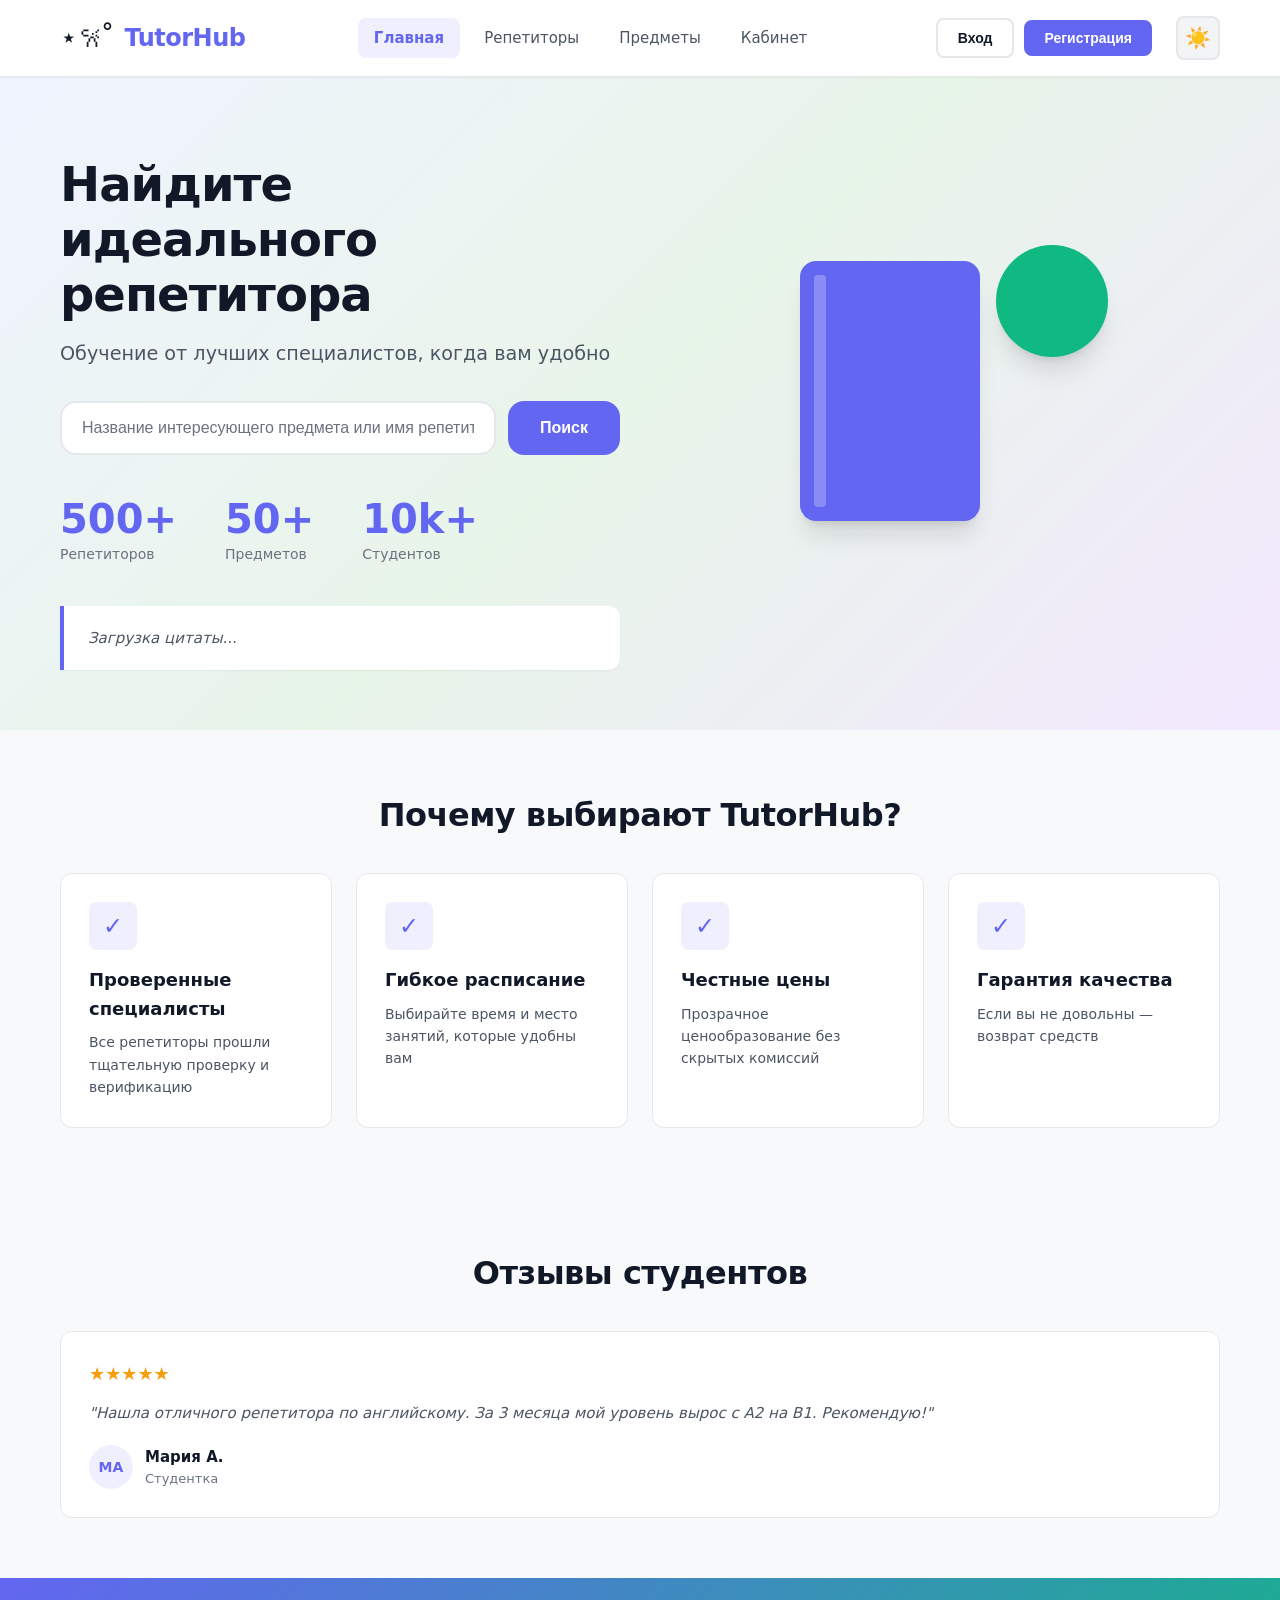
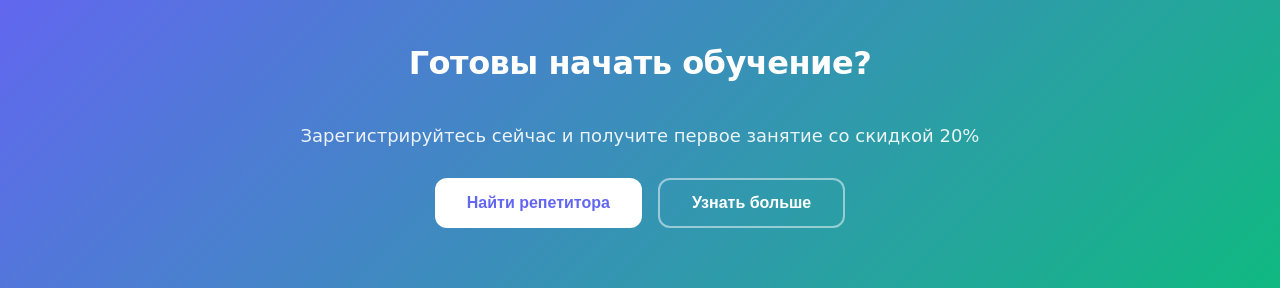
<file: index.html>
<!doctype html>
<html lang="ru">
  <head>
    <meta charset="UTF-8" />
    <meta name="viewport" content="width=device-width, initial-scale=1.0" />
    <!-- ✨ НОВОЕ: поддержка системной цветовой схемы -->
    <meta name="color-scheme" content="light dark" />
    <title>TutorHub - Найдите своего репетитора</title>
    <link rel="stylesheet" href="css/styles.css" />
    <!-- ✨ НОВОЕ: микро-скрипт для предотвращения мерцания темы при загрузке -->
    <script>
      (function () {
        const saved = localStorage.getItem('user-theme-preference');
        const systemDark = window.matchMedia('(prefers-color-scheme: dark)').matches;
        if (saved === 'dark' || (!saved && systemDark)) {
          document.documentElement.classList.add('theme_dark');
        }
      })();
    </script>
  </head>
  <body>
    <!-- Навигация -->
    <nav class="navbar">
      <div class="container">
        <div class="navbar-content">
          <div class="logo">
            <span class="logo-icon">⋆𐙚 ̊</span>
            <span class="logo-text">TutorHub</span>
          </div>
          <ul class="nav-menu">
            <li><a href="index.html" class="active">Главная</a></li>
            <li><a href="tutors.html">Репетиторы</a></li>
            <li><a href="subjects.html">Предметы</a></li>
            <li><a href="profile.html">Кабинет</a></li>
          </ul>
          <div class="auth-buttons">
            <button class="btn-login" id="loginBtn">Вход</button>
            <button class="btn-signup" id="signupBtn">Регистрация</button>
          </div>
          <!-- ✨ НОВОЕ: Переключатель темы (БЭМ-блок theme-toggle) -->
          <button
            class="theme-toggle"
            type="button"
            aria-label="Переключить тему"
            data-theme-toggle
          >
            <span class="theme-toggle__icon theme-toggle__icon--light" aria-hidden="true">☀️</span>
            <span class="theme-toggle__icon theme-toggle__icon--dark" aria-hidden="true">🌙</span>
          </button>
        </div>
      </div>
    </nav>

    <!-- Модальное окно входа -->
    <div id="loginModal" class="modal hidden">
      <div class="modal-content">
        <div class="modal-header">
          <h2>Вход в аккаунт</h2>
          <button class="modal-close" id="closeLoginModal">&times;</button>
        </div>
        <div class="modal-body">
          <div class="form-group">
            <label for="loginEmail">Email</label>
            <input type="email" id="loginEmail" class="form-input" placeholder="example@mail.ru" />
          </div>
          <div class="form-group">
            <label for="loginPassword">Пароль</label>
            <input
              type="password"
              id="loginPassword"
              class="form-input"
              placeholder="Введите пароль"
            />
          </div>
          <div class="form-group">
            <label class="checkbox-label">
              <input type="checkbox" id="rememberMe" />
              <span>Запомнить меня</span>
            </label>
          </div>
        </div>
        <div class="modal-footer">
          <button class="btn-cancel" id="cancelLoginBtn">Отмена</button>
          <button class="btn-save" id="submitLoginBtn">Войти</button>
        </div>
      </div>
    </div>

    <!-- Модальное окно регистрации -->
    <div id="signupModal" class="modal hidden">
      <div class="modal-content">
        <div class="modal-header">
          <h2>Регистрация</h2>
          <button class="modal-close" id="closeSignupModal">&times;</button>
        </div>
        <div class="modal-body">
          <div class="form-group">
            <label for="signupName">Имя</label>
            <input type="text" id="signupName" class="form-input" placeholder="Введите имя" />
          </div>
          <div class="form-group">
            <label for="signupSurname">Фамилия</label>
            <input
              type="text"
              id="signupSurname"
              class="form-input"
              placeholder="Введите фамилию"
            />
          </div>
          <div class="form-group">
            <label for="signupEmail">Email</label>
            <input type="email" id="signupEmail" class="form-input" placeholder="example@mail.ru" />
          </div>
          <div class="form-group">
            <label for="signupPassword">Пароль</label>
            <input
              type="password"
              id="signupPassword"
              class="form-input"
              placeholder="Придумайте пароль"
            />
          </div>
          <div class="form-group">
            <label for="signupConfirmPassword">Подтверждение пароля</label>
            <input
              type="password"
              id="signupConfirmPassword"
              class="form-input"
              placeholder="Повторите пароль"
            />
          </div>
        </div>
        <div class="modal-footer">
          <button class="btn-cancel" id="cancelSignupBtn">Отмена</button>
          <button class="btn-save" id="submitSignupBtn">Зарегистрироваться</button>
        </div>
      </div>
    </div>

    <!-- Hero секция -->
    <section class="hero">
      <div class="container">
        <div class="hero-content">
          <h1>Найдите идеального репетитора</h1>
          <p>Обучение от лучших специалистов, когда вам удобно</p>

          <div class="search-box">
            <input
              type="text"
              id="searchInput"
              placeholder="Название интересующего предмета или имя репетитора"
              class="search-input"
            />
            <button class="btn-search">Поиск</button>
          </div>

          <div class="hero-stats">
            <div class="stat">
              <div class="stat-number">500+</div>
              <div class="stat-label">Репетиторов</div>
            </div>
            <div class="stat">
              <div class="stat-number">50+</div>
              <div class="stat-label">Предметов</div>
            </div>
            <div class="stat">
              <div class="stat-number">10k+</div>
              <div class="stat-label">Студентов</div>
            </div>
          </div>

          <div id="quoteOfTheDay" class="quote-of-the-day">
            <p>Загрузка цитаты...</p>
          </div>
        </div>

        <div class="hero-image">
          <div class="illustration">
            <div class="book"></div>
            <div class="person"></div>
          </div>
        </div>
      </div>
    </section>

    <!-- Почему мы -->
    <section class="about">
      <div class="container">
        <h2>Почему выбирают TutorHub?</h2>
        <div class="features-grid">
          <div class="feature">
            <div class="feature-icon">✓</div>
            <h3>Проверенные специалисты</h3>
            <p>Все репетиторы прошли тщательную проверку и верификацию</p>
          </div>
          <div class="feature">
            <div class="feature-icon">✓</div>
            <h3>Гибкое расписание</h3>
            <p>Выбирайте время и место занятий, которые удобны вам</p>
          </div>
          <div class="feature">
            <div class="feature-icon">✓</div>
            <h3>Честные цены</h3>
            <p>Прозрачное ценообразование без скрытых комиссий</p>
          </div>
          <div class="feature">
            <div class="feature-icon">✓</div>
            <h3>Гарантия качества</h3>
            <p>Если вы не довольны — возврат средств</p>
          </div>
        </div>
      </div>
    </section>

    <!-- Отзывы -->
    <section class="reviews">
      <div class="container">
        <h2>Отзывы студентов</h2>
        <div class="reviews-grid">
          <div class="review-card">
            <div class="review-stars">★★★★★</div>
            <p>
              "Нашла отличного репетитора по английскому. За 3 месяца мой уровень вырос с A2 на B1.
              Рекомендую!"
            </p>
            <div class="review-author">
              <div class="author-avatar">МА</div>
              <div>
                <div class="author-name">Мария А.</div>
                <div class="author-role">Студентка</div>
              </div>
            </div>
          </div>
          <!-- Можно добавить ещё карточки отзывов -->
        </div>
      </div>
    </section>

    <!-- Призыв к действию -->
    <section class="cta">
      <div class="container">
        <h2>Готовы начать обучение?</h2>
        <p>Зарегистрируйтесь сейчас и получите первое занятие со скидкой 20%</p>
        <div class="cta-buttons">
          <button class="btn-primary" onclick="window.location.href = 'tutors.html'">
            Найти репетитора
          </button>
          <button class="btn-secondary">Узнать больше</button>
        </div>
      </div>
    </section>
    <script type="module" src="js/main.js"></script>
  </body>
</html>
</file>
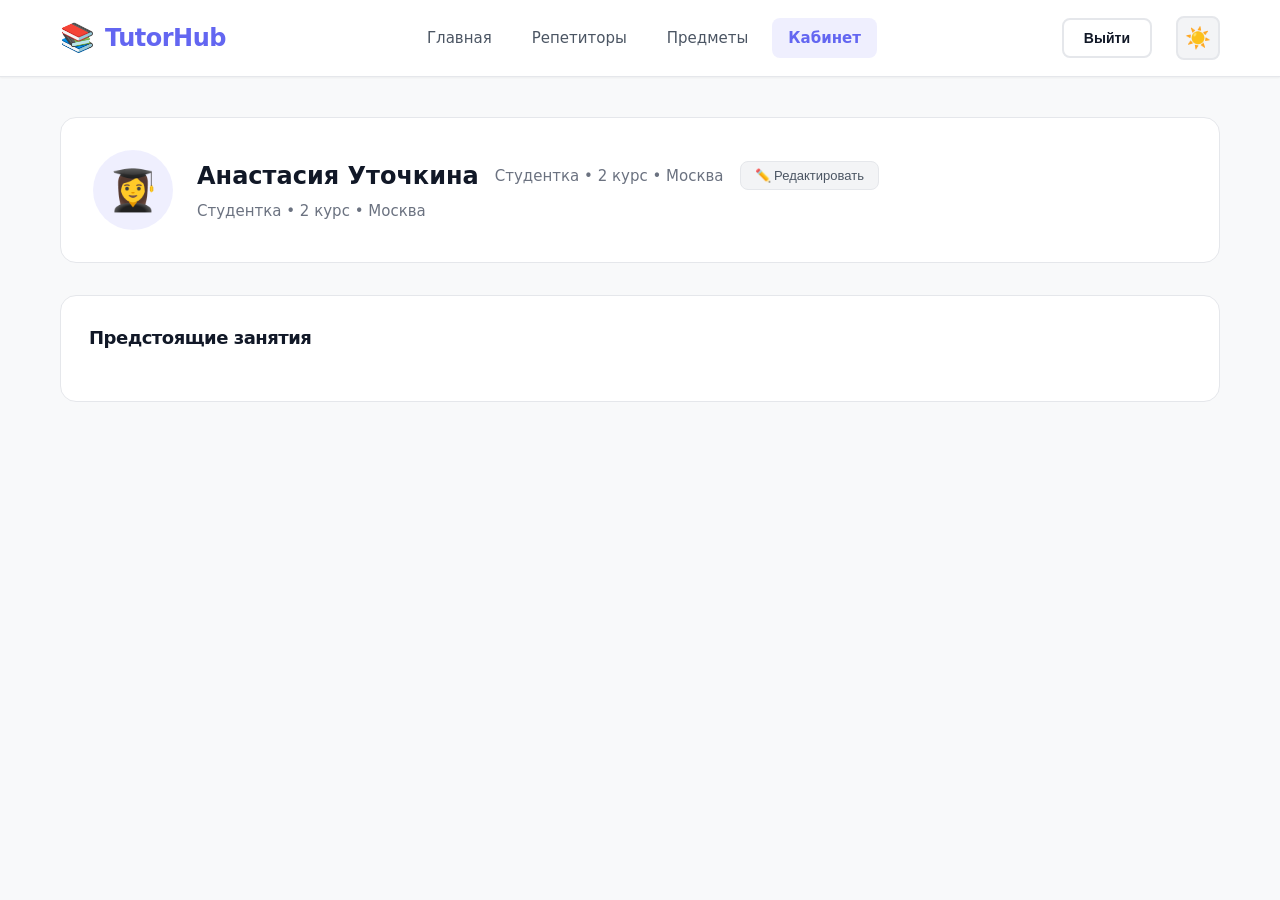
<file: profile.html>
<!doctype html>
<html lang="ru">
  <head>
    <meta charset="UTF-8" />
    <meta name="viewport" content="width=device-width, initial-scale=1.0" />
    <!-- ✨ НОВОЕ: поддержка системной цветовой схемы -->
    <meta name="color-scheme" content="light dark" />
    <title>Личный кабинет — TutorHub</title>
    <link rel="stylesheet" href="css/styles.css" />
    <!-- ✨ НОВОЕ: микро-скрипт для предотвращения мерцания темы при загрузке -->
    <script>
      (function () {
        const saved = localStorage.getItem('user-theme-preference');
        const systemDark = window.matchMedia('(prefers-color-scheme: dark)').matches;
        if (saved === 'dark' || (!saved && systemDark)) {
          document.documentElement.classList.add('theme_dark');
        }
      })();
    </script>
  </head>
  <body>
    <!-- Навигация -->
    <nav class="navbar">
      <div class="container">
        <div class="navbar-content">
          <div class="logo">
            <span class="logo-icon">📚</span>
            <span class="logo-text">TutorHub</span>
          </div>
          <ul class="nav-menu">
            <li><a href="index.html">Главная</a></li>
            <li><a href="tutors.html">Репетиторы</a></li>
            <li><a href="subjects.html">Предметы</a></li>
            <li><a href="profile.html" class="active">Кабинет</a></li>
          </ul>
          <div class="auth-buttons">
            <button class="btn-login">Выйти</button>
          </div>
          <!-- ✨ НОВОЕ: Переключатель темы (БЭМ-блок theme-toggle) -->
          <button
            class="theme-toggle"
            type="button"
            aria-label="Переключить тему"
            data-theme-toggle
          >
            <span class="theme-toggle__icon theme-toggle__icon--light" aria-hidden="true">☀️</span>
            <span class="theme-toggle__icon theme-toggle__icon--dark" aria-hidden="true">🌙</span>
          </button>
        </div>
      </div>
    </nav>

    <section class="profile-page">
      <div class="container">
        <div class="profile-header">
          <div class="profile-avatar" id="profileAvatar">👩‍🎓</div>
          <div class="profile-info">
            <div class="profile-name-container">
              <h1 id="profileName">Анастасия Уточкина</h1>
              <p id="profileDetails">Студентка • 2 курс • Москва</p>
              <button class="btn-edit-profile" id="editProfileBtn">✏️ Редактировать</button>
            </div>
            <p id="profileDetails">Студентка • 2 курс • Москва</p>
          </div>
        </div>

        <!-- Модальное окно редактирования профиля -->
        <div id="editProfileModal" class="modal hidden">
          <div class="modal-content">
            <div class="modal-header">
              <h2>Редактирование профиля</h2>
              <button class="modal-close" id="closeModalBtn">&times;</button>
            </div>
            <div class="modal-body">
              <div class="form-group">
                <label for="editName">Имя</label>
                <input type="text" id="editName" class="form-input" placeholder="Введите имя" />
              </div>
              <div class="form-group">
                <label for="editSurname">Фамилия</label>
                <input
                  type="text"
                  id="editSurname"
                  class="form-input"
                  placeholder="Введите фамилию"
                />
              </div>
              <div class="form-group">
                <label for="editRole">Роль</label>
                <select id="editRole" class="form-input">
                  <option value="Студент">Студент</option>
                  <option value="Студентка">Студентка</option>
                  <option value="Ученик">Ученик</option>
                  <option value="Ученица">Ученица</option>
                </select>
              </div>
              <div class="form-group">
                <label for="editCourse">Курс/Класс</label>
                <input
                  type="text"
                  id="editCourse"
                  class="form-input"
                  placeholder="Например: 2 курс"
                />
              </div>
              <div class="form-group">
                <label for="editCity">Город</label>
                <input type="text" id="editCity" class="form-input" placeholder="Введите город" />
              </div>
            </div>
            <div class="modal-footer">
              <button class="btn-cancel" id="cancelEditBtn">Отмена</button>
              <button class="btn-save" id="saveProfileBtn">Сохранить</button>
            </div>
          </div>
        </div>

        <div class="profile-content">
          <!-- Содержимое вкладок -->
          <div id="upcomingTab" class="tab-content">
            <h2>Предстоящие занятия</h2>
            <div id="upcomingLessons" class="lessons-list">
              <!-- Заполняется JS -->
            </div>
          </div>

          <div id="historyTab" class="tab-content hidden">
            <h2>История занятий</h2>
            <div id="historyLessons" class="lessons-list">
              <!-- Заполняется JS -->
            </div>
          </div>

          <div id="favoritesTab" class="tab-content hidden">
            <h2>Избранные репетиторы</h2>
            <div id="favoritesList" class="tutors-grid">
              <!-- Заполняется JS -->
            </div>
          </div>
        </div>
      </div>
    </section>

    <script type="module" src="js/main.js"></script>
  </body>
</html>
</file>
<file: css/styles.css>
/* ========================================================================
   Базовые CSS-переменные — светлая тема (default)
   ======================================================================== */
:root {
  --primary-color: #6366f1;
  --primary-hover: #4f46e5;
  --primary-light: rgba(99, 102, 241, 0.1);
  --secondary-color: #10b981;
  --secondary-hover: #059669;
  --danger-color: #ef4444;
  --warning-color: #f59e0b;
  --success-color: #22c55e;

  --text-primary: #111827;
  --text-secondary: #4b5563;
  --text-muted: #6b7280;
  --text-inverse: #ffffff;

  --bg-body: #f8f9fa;
  --bg-white: #ffffff;
  --bg-gray: #f3f4f6;
  --bg-dark: #1f2937;

  --border-color: #e5e7eb;
  --border-color-hover: #d1d5db;

  --shadow-sm: 0 1px 2px rgba(0, 0, 0, 0.05);
  --shadow: 0 4px 6px -1px rgba(0, 0, 0, 0.1), 0 2px 4px -2px rgba(0, 0, 0, 0.1);
  --shadow-md: 0 10px 15px -3px rgba(0, 0, 0, 0.1), 0 4px 6px -4px rgba(0, 0, 0, 0.1);
  --shadow-lg: 0 20px 25px -5px rgba(0, 0, 0, 0.1), 0 8px 10px -6px rgba(0, 0, 0, 0.1);

  --radius-sm: 8px;
  --radius: 12px;
  --radius-lg: 16px;
  --radius-xl: 24px;
  --radius-full: 9999px;

  --transition-fast: 150ms ease;
  --transition: 200ms ease;
  --transition-slow: 300ms ease;
}

/* ========================================================================
   Тёмная тема — модификатор БЭМ
   ======================================================================== */
.theme_dark {
  --text-primary: #f9fafb;
  --text-secondary: #d1d5db;
  --text-muted: #9ca3af;
  --text-inverse: #111827;

  --bg-body: #111827;
  --bg-white: #1f2937;
  --bg-gray: #1a1a2e;
  --bg-dark: #f9fafb;

  --border-color: #374151;
  --border-color-hover: #4b5563;

  --shadow-sm: 0 1px 2px rgba(0, 0, 0, 0.3);
  --shadow: 0 4px 6px -1px rgba(0, 0, 0, 0.4), 0 2px 4px -2px rgba(0, 0, 0, 0.3);
  --shadow-md: 0 10px 15px -3px rgba(0, 0, 0, 0.4), 0 4px 6px -4px rgba(0, 0, 0, 0.3);
  --shadow-lg: 0 20px 25px -5px rgba(0, 0, 0, 0.5), 0 8px 10px -6px rgba(0, 0, 0, 0.4);
}

/* ========================================================================
   Сброс и базовые стили
   ======================================================================== */
*,
*::before,
*::after {
  margin: 0;
  padding: 0;
  box-sizing: border-box;
}
html {
  scroll-behavior: smooth;
}

body {
  font-family:
    'Segoe UI',
    'Inter',
    system-ui,
    -apple-system,
    sans-serif;
  font-size: 16px;
  line-height: 1.6;
  color: var(--text-primary);
  background-color: var(--bg-body);
  -webkit-font-smoothing: antialiased;
  -moz-osx-font-smoothing: grayscale;
  transition:
    background-color var(--transition-slow),
    color var(--transition-slow);
}

.container {
  width: 100%;
  max-width: 1200px;
  margin: 0 auto;
  padding: 0 20px;
}
.hidden {
  display: none !important;
}

/* ========================================================================
   Навигация
   ======================================================================== */
.navbar {
  position: sticky;
  top: 0;
  z-index: 100;
  background-color: var(--bg-white);
  border-bottom: 1px solid var(--border-color);
  box-shadow: var(--shadow-sm);
  transition:
    background-color var(--transition-slow),
    border-color var(--transition-slow);
}
.navbar-content {
  display: flex;
  align-items: center;
  justify-content: space-between;
  padding: 16px 0;
  gap: 24px;
}

.logo {
  display: flex;
  align-items: center;
  gap: 10px;
  text-decoration: none;
  flex-shrink: 0;
}
.logo-icon {
  font-size: 28px;
  line-height: 1;
}
.logo-text {
  font-size: 24px;
  font-weight: 800;
  color: var(--primary-color);
  letter-spacing: -0.5px;
}

.nav-menu {
  display: flex;
  list-style: none;
  gap: 8px;
  flex: 1;
  justify-content: center;
}
.nav-menu a {
  display: block;
  padding: 8px 16px;
  color: var(--text-secondary);
  text-decoration: none;
  font-weight: 500;
  font-size: 15px;
  border-radius: var(--radius-sm);
  transition:
    color var(--transition),
    background-color var(--transition);
}
.nav-menu a:hover {
  color: var(--text-primary);
  background-color: var(--bg-gray);
}
.nav-menu a.active {
  color: var(--primary-color);
  background-color: var(--primary-light);
  font-weight: 600;
}

.auth-buttons {
  display: flex;
  gap: 10px;
  align-items: center;
  flex-shrink: 0;
}
.btn-login,
.btn-signup {
  padding: 10px 20px;
  font-size: 14px;
  font-weight: 600;
  border: none;
  border-radius: var(--radius-sm);
  cursor: pointer;
  transition:
    background-color var(--transition),
    color var(--transition),
    box-shadow var(--transition);
}
.btn-login {
  background: transparent;
  color: var(--text-primary);
  border: 2px solid var(--border-color);
}
.btn-login:hover {
  border-color: var(--primary-color);
  color: var(--primary-color);
}
.btn-signup {
  background-color: var(--primary-color);
  color: #ffffff;
}
.btn-signup:hover {
  background-color: var(--primary-hover);
  box-shadow: var(--shadow);
}

/* ========================================================================
   БЭМ-блок: theme-toggle
   ======================================================================== */
.theme-toggle {
  display: flex;
  align-items: center;
  justify-content: center;
  width: 44px;
  height: 44px;
  padding: 0;
  background: var(--bg-gray);
  border: 2px solid var(--border-color);
  border-radius: var(--radius-sm);
  cursor: pointer;
  transition: all var(--transition);
  position: relative;
  overflow: hidden;
  flex-shrink: 0;
}
.theme-toggle:hover {
  border-color: var(--primary-color);
  background: var(--primary-light);
}
.theme-toggle__icon {
  position: absolute;
  font-size: 1.3rem;
  transition:
    opacity var(--transition),
    transform var(--transition);
  line-height: 1;
}
.theme-toggle__icon--light {
  opacity: 1;
  transform: scale(1) rotate(0);
}
.theme-toggle__icon--dark {
  opacity: 0;
  transform: scale(0.8) rotate(-15deg);
}
.theme_dark .theme-toggle__icon--light {
  opacity: 0;
  transform: scale(0.8) rotate(15deg);
}
.theme_dark .theme-toggle__icon--dark {
  opacity: 1;
  transform: scale(1) rotate(0);
}

/* ========================================================================
   ✅ ИСПРАВЛЕННАЯ Hero секция (Flexbox + плавное парение)
   ======================================================================== */
.hero {
  padding: 80px 0 60px;
  background: linear-gradient(135deg, #f0f4ff 0%, #e8f5e9 50%, #f3e8ff 100%);
  position: relative;
  overflow: hidden;
}
.theme_dark .hero {
  background: linear-gradient(135deg, #1a1a2e 0%, #16213e 50%, #1a1a2e 100%);
}

/* Делаем контейнер hero флекс-строкой */
.hero .container {
  display: flex;
  align-items: center;
  justify-content: space-between;
  gap: 40px;
  position: relative;
  z-index: 1;
}

.hero-content {
  flex: 1;
  max-width: 620px;
}
.hero h1 {
  font-size: 3rem;
  font-weight: 800;
  color: var(--text-primary);
  line-height: 1.15;
  margin-bottom: 16px;
  letter-spacing: -1px;
}
.hero p {
  font-size: 1.2rem;
  color: var(--text-secondary);
  margin-bottom: 32px;
  line-height: 1.6;
}

.search-box {
  display: flex;
  gap: 12px;
  margin-bottom: 40px;
}
.search-input {
  flex: 1;
  padding: 16px 20px;
  font-size: 16px;
  border: 2px solid var(--border-color);
  border-radius: var(--radius-lg);
  background: var(--bg-white);
  color: var(--text-primary);
  outline: none;
  transition:
    border-color var(--transition),
    box-shadow var(--transition);
}
.search-input:focus {
  border-color: var(--primary-color);
  box-shadow: 0 0 0 4px var(--primary-light);
}
.search-input::placeholder {
  color: var(--text-muted);
}
.btn-search {
  padding: 16px 32px;
  font-size: 16px;
  font-weight: 600;
  background-color: var(--primary-color);
  color: #ffffff;
  border: none;
  border-radius: var(--radius-lg);
  cursor: pointer;
  transition:
    background-color var(--transition),
    box-shadow var(--transition);
  white-space: nowrap;
}
.btn-search:hover {
  background-color: var(--primary-hover);
  box-shadow: var(--shadow-md);
}

.hero-stats {
  display: flex;
  gap: 48px;
  margin-bottom: 40px;
}
.stat-number {
  font-size: 2.5rem;
  font-weight: 800;
  color: var(--primary-color);
  line-height: 1.2;
}
.stat-label {
  font-size: 14px;
  color: var(--text-muted);
  font-weight: 500;
}

.quote-of-the-day {
  padding: 20px 24px;
  background: var(--bg-white);
  border-left: 4px solid var(--primary-color);
  border-radius: 0 var(--radius) var(--radius) 0;
  box-shadow: var(--shadow-sm);
}
.quote-of-the-day p {
  font-style: italic;
  color: var(--text-secondary);
  margin: 0;
  font-size: 15px;
}

/* ✅ Иллюстрация теперь в потоке, не уезжает */
.hero-image {
  flex: 1;
  display: flex;
  justify-content: center;
  align-items: center;
  min-height: 380px;
}
.illustration {
  position: relative;
  width: 100%;
  max-width: 400px;
  aspect-ratio: 1 / 1;
}

.book,
.person {
  position: absolute;
}

.book {
  left: 15%;
  top: 12%;
  width: 45%;
  height: 65%;
  background: var(--primary-color);
  border-radius: var(--radius-lg);
  box-shadow: var(--shadow-lg);
  animation: bookFloat 6s ease-in-out infinite alternate;
  transform-origin: center center;
}
.book::before {
  content: '';
  position: absolute;
  left: 14px;
  top: 14px;
  width: 12px;
  height: calc(100% - 28px);
  background: rgba(255, 255, 255, 0.25);
  border-radius: 4px;
}

.person {
  right: 8%;
  top: 8%;
  width: 28%;
  height: 28%;
  background: var(--secondary-color);
  border-radius: 50%;
  box-shadow: var(--shadow-lg);
  animation: personFloat 7s ease-in-out infinite alternate;
}

/* ✅ Плавное парение без исчезновения */
@keyframes bookFloat {
  0% {
    transform: translateY(0) rotate(-4deg);
  }
  100% {
    transform: translateY(-12px) rotate(4deg);
  }
}
@keyframes personFloat {
  0% {
    transform: translateY(0) scale(1);
  }
  100% {
    transform: translateY(-8px) scale(1.05);
  }
}

/* ========================================================================
   Секции, Карточки, Модальные окна, Формы, Табы (без изменений)
   ======================================================================== */
section {
  padding: 60px 0;
}
section h2 {
  font-size: 2rem;
  font-weight: 700;
  color: var(--text-primary);
  margin-bottom: 32px;
  text-align: center;
  letter-spacing: -0.5px;
}

.subjects-grid {
  display: grid;
  grid-template-columns: repeat(auto-fill, minmax(200px, 1fr));
  gap: 20px;
}
.subject-card {
  padding: 24px;
  background: var(--bg-white);
  border: 1px solid var(--border-color);
  border-radius: var(--radius);
  text-align: center;
  cursor: pointer;
  transition:
    transform var(--transition),
    box-shadow var(--transition),
    border-color var(--transition);
}
.subject-card:hover {
  transform: translateY(-4px);
  box-shadow: var(--shadow-md);
  border-color: var(--primary-color);
}
.subject-card__icon {
  font-size: 2.5rem;
  margin-bottom: 12px;
}
.subject-card__name {
  font-size: 16px;
  font-weight: 600;
  color: var(--text-primary);
  margin-bottom: 4px;
}
.subject-card__count {
  font-size: 13px;
  color: var(--text-muted);
}

.features-grid {
  display: grid;
  grid-template-columns: repeat(auto-fit, minmax(240px, 1fr));
  gap: 24px;
}
.feature {
  padding: 28px;
  background: var(--bg-white);
  border: 1px solid var(--border-color);
  border-radius: var(--radius);
  transition:
    box-shadow var(--transition),
    transform var(--transition);
}
.feature:hover {
  box-shadow: var(--shadow-md);
  transform: translateY(-4px);
}
.feature-icon {
  width: 48px;
  height: 48px;
  display: flex;
  align-items: center;
  justify-content: center;
  background: var(--primary-light);
  color: var(--primary-color);
  border-radius: var(--radius-sm);
  font-size: 1.5rem;
  font-weight: 700;
  margin-bottom: 16px;
}
.feature h3 {
  font-size: 18px;
  font-weight: 600;
  color: var(--text-primary);
  margin-bottom: 8px;
}
.feature p {
  font-size: 14px;
  color: var(--text-secondary);
  line-height: 1.6;
}

.reviews-grid {
  display: grid;
  grid-template-columns: repeat(auto-fit, minmax(300px, 1fr));
  gap: 24px;
}
.review-card {
  padding: 28px;
  background: var(--bg-white);
  border: 1px solid var(--border-color);
  border-radius: var(--radius);
  transition:
    box-shadow var(--transition),
    transform var(--transition);
}
.review-card:hover {
  box-shadow: var(--shadow-md);
  transform: translateY(-4px);
}
.review-stars {
  color: #f59e0b;
  font-size: 18px;
  margin-bottom: 12px;
}
.review-card > p {
  font-size: 15px;
  color: var(--text-secondary);
  line-height: 1.6;
  margin-bottom: 20px;
  font-style: italic;
}
.review-author {
  display: flex;
  align-items: center;
  gap: 12px;
}
.author-avatar {
  width: 44px;
  height: 44px;
  display: flex;
  align-items: center;
  justify-content: center;
  background: var(--primary-light);
  color: var(--primary-color);
  border-radius: 50%;
  font-weight: 700;
  font-size: 14px;
}
.author-name {
  font-weight: 600;
  color: var(--text-primary);
  font-size: 15px;
}
.author-role {
  font-size: 13px;
  color: var(--text-muted);
}

.cta {
  background: linear-gradient(135deg, var(--primary-color), var(--secondary-color));
  color: #ffffff;
  text-align: center;
}
.cta h2 {
  color: #ffffff;
}
.cta p {
  font-size: 18px;
  margin-bottom: 28px;
  opacity: 0.9;
}
.cta-buttons {
  display: flex;
  gap: 16px;
  justify-content: center;
  flex-wrap: wrap;
}
.btn-primary {
  padding: 14px 32px;
  font-size: 16px;
  font-weight: 600;
  background: #ffffff;
  color: var(--primary-color);
  border: none;
  border-radius: var(--radius);
  cursor: pointer;
  transition:
    transform var(--transition),
    box-shadow var(--transition);
}
.btn-primary:hover {
  transform: translateY(-2px);
  box-shadow: var(--shadow-lg);
}
.btn-secondary {
  padding: 14px 32px;
  font-size: 16px;
  font-weight: 600;
  background: transparent;
  color: #ffffff;
  border: 2px solid rgba(255, 255, 255, 0.5);
  border-radius: var(--radius);
  cursor: pointer;
  transition:
    border-color var(--transition),
    background-color var(--transition);
}
.btn-secondary:hover {
  border-color: #ffffff;
  background-color: rgba(255, 255, 255, 0.1);
}

.modal {
  position: fixed;
  inset: 0;
  z-index: 1000;
  display: flex;
  align-items: center;
  justify-content: center;
  background: rgba(0, 0, 0, 0.5);
  backdrop-filter: blur(4px);
}
.modal-content {
  width: 100%;
  max-width: 480px;
  background: var(--bg-white);
  border-radius: var(--radius-lg);
  box-shadow: var(--shadow-lg);
  overflow: hidden;
}
.modal-header {
  display: flex;
  align-items: center;
  justify-content: space-between;
  padding: 24px 28px;
  border-bottom: 1px solid var(--border-color);
}
.modal-header h2 {
  font-size: 20px;
  font-weight: 700;
  color: var(--text-primary);
  margin: 0;
}
.modal-close {
  width: 36px;
  height: 36px;
  display: flex;
  align-items: center;
  justify-content: center;
  background: none;
  border: none;
  font-size: 24px;
  color: var(--text-muted);
  cursor: pointer;
  border-radius: 50%;
  transition:
    background-color var(--transition),
    color var(--transition);
}
.modal-close:hover {
  background: var(--bg-gray);
  color: var(--text-primary);
}
.modal-body {
  padding: 24px 28px;
}
.form-group {
  margin-bottom: 20px;
}
.form-group label {
  display: block;
  font-size: 14px;
  font-weight: 600;
  color: var(--text-primary);
  margin-bottom: 6px;
}
.form-input {
  width: 100%;
  padding: 12px 16px;
  font-size: 15px;
  border: 2px solid var(--border-color);
  border-radius: var(--radius-sm);
  background: var(--bg-white);
  color: var(--text-primary);
  outline: none;
  transition: border-color var(--transition);
}
.form-input:focus {
  border-color: var(--primary-color);
}
.form-input::placeholder {
  color: var(--text-muted);
}
select.form-input {
  cursor: pointer;
}
.checkbox-label {
  display: flex;
  align-items: center;
  gap: 8px;
  cursor: pointer;
  font-weight: 400 !important;
  color: var(--text-secondary) !important;
}
.modal-footer {
  display: flex;
  gap: 12px;
  justify-content: flex-end;
  padding: 20px 28px;
  border-top: 1px solid var(--border-color);
}
.btn-cancel {
  padding: 10px 20px;
  font-size: 14px;
  font-weight: 600;
  background: var(--bg-gray);
  color: var(--text-secondary);
  border: none;
  border-radius: var(--radius-sm);
  cursor: pointer;
  transition: background-color var(--transition);
}
.btn-cancel:hover {
  background: var(--border-color);
}
.btn-save {
  padding: 10px 24px;
  font-size: 14px;
  font-weight: 600;
  background: var(--primary-color);
  color: #ffffff;
  border: none;
  border-radius: var(--radius-sm);
  cursor: pointer;
  transition: background-color var(--transition);
}
.btn-save:hover {
  background: var(--primary-hover);
}

.subjects-page {
  padding: 40px 0 60px;
  min-height: 80vh;
}
.subjects-page h1 {
  font-size: 2.5rem;
  font-weight: 800;
  color: var(--text-primary);
  text-align: center;
  margin-bottom: 40px;
}

.tutors-page {
  padding: 40px 0 60px;
  min-height: 80vh;
}
.tutors-page h1 {
  font-size: 2.5rem;
  font-weight: 800;
  color: var(--text-primary);
  text-align: center;
  margin-bottom: 32px;
}

.filters-and-sort {
  display: flex;
  gap: 24px;
  margin-bottom: 32px;
  flex-wrap: wrap;
  padding: 24px;
  background: var(--bg-white);
  border: 1px solid var(--border-color);
  border-radius: var(--radius);
}
.filters {
  display: flex;
  gap: 12px;
  flex-wrap: wrap;
  flex: 1;
}
.filter-select,
.filter-input {
  padding: 10px 16px;
  font-size: 14px;
  border: 2px solid var(--border-color);
  border-radius: var(--radius-sm);
  background: var(--bg-white);
  color: var(--text-primary);
  outline: none;
  min-width: 160px;
  transition: border-color var(--transition);
}
.filter-select:focus,
.filter-input:focus {
  border-color: var(--primary-color);
}
.filter-input {
  width: 120px;
}
.sort-container {
  display: flex;
  align-items: center;
  gap: 10px;
  font-size: 14px;
  color: var(--text-secondary);
}

.tutors-grid {
  display: grid;
  grid-template-columns: repeat(auto-fill, minmax(280px, 1fr));
  gap: 24px;
}
.tutor-card {
  padding: 24px;
  background: var(--bg-white);
  border: 1px solid var(--border-color);
  border-radius: var(--radius);
  transition:
    transform var(--transition),
    box-shadow var(--transition);
}
.tutor-card:hover {
  transform: translateY(-4px);
  box-shadow: var(--shadow-md);
}
.tutor-card__header {
  display: flex;
  align-items: center;
  gap: 16px;
  margin-bottom: 16px;
}
.tutor-card__avatar {
  width: 56px;
  height: 56px;
  display: flex;
  align-items: center;
  justify-content: center;
  background: var(--primary-light);
  border-radius: 50%;
  font-size: 1.5rem;
  flex-shrink: 0;
}
.tutor-card__name {
  font-size: 18px;
  font-weight: 700;
  color: var(--text-primary);
  margin-bottom: 2px;
}
.tutor-card__subject {
  font-size: 14px;
  color: var(--primary-color);
  font-weight: 500;
}
.tutor-card__info {
  margin-bottom: 16px;
}
.tutor-card__info p {
  font-size: 14px;
  color: var(--text-secondary);
  line-height: 1.6;
}
.tutor-card__meta {
  display: flex;
  justify-content: space-between;
  align-items: center;
  padding-top: 16px;
  border-top: 1px solid var(--border-color);
}
.tutor-card__rating {
  font-size: 14px;
  font-weight: 600;
  color: #f59e0b;
}
.tutor-card__price {
  font-size: 16px;
  font-weight: 700;
  color: var(--text-primary);
}
.btn-favorite {
  padding: 8px 16px;
  font-size: 13px;
  font-weight: 600;
  background: var(--primary-light);
  color: var(--primary-color);
  border: none;
  border-radius: var(--radius-sm);
  cursor: pointer;
  transition:
    background-color var(--transition),
    color var(--transition);
}
.btn-favorite:hover {
  background: var(--primary-color);
  color: #ffffff;
}
.btn-favorite.active {
  background: var(--danger-color);
  color: #ffffff;
}

.profile-page {
  padding: 40px 0 60px;
  min-height: 80vh;
}
.profile-header {
  display: flex;
  align-items: center;
  gap: 24px;
  padding: 32px;
  background: var(--bg-white);
  border: 1px solid var(--border-color);
  border-radius: var(--radius-lg);
  margin-bottom: 32px;
}
.profile-avatar {
  width: 80px;
  height: 80px;
  display: flex;
  align-items: center;
  justify-content: center;
  background: var(--primary-light);
  border-radius: 50%;
  font-size: 2.5rem;
  flex-shrink: 0;
}
.profile-info {
  flex: 1;
}
.profile-name-container {
  display: flex;
  align-items: center;
  gap: 16px;
  margin-bottom: 4px;
}
.profile-name-container h1 {
  font-size: 24px;
  font-weight: 700;
  color: var(--text-primary);
}
.btn-edit-profile {
  padding: 6px 14px;
  font-size: 13px;
  font-weight: 500;
  background: var(--bg-gray);
  color: var(--text-secondary);
  border: 1px solid var(--border-color);
  border-radius: var(--radius-sm);
  cursor: pointer;
  transition:
    background-color var(--transition),
    color var(--transition);
}
.btn-edit-profile:hover {
  background: var(--primary-light);
  color: var(--primary-color);
  border-color: var(--primary-color);
}
#profileDetails {
  color: var(--text-muted);
  font-size: 15px;
}

.profile-content {
  background: var(--bg-white);
  border: 1px solid var(--border-color);
  border-radius: var(--radius-lg);
  overflow: hidden;
}
.tab-nav {
  display: flex;
  border-bottom: 1px solid var(--border-color);
}
.tab-nav button {
  flex: 1;
  padding: 16px 20px;
  font-size: 15px;
  font-weight: 600;
  color: var(--text-secondary);
  background: none;
  border: none;
  border-bottom: 3px solid transparent;
  cursor: pointer;
  transition:
    color var(--transition),
    border-color var(--transition),
    background-color var(--transition);
}
.tab-nav button:hover {
  color: var(--text-primary);
  background: var(--bg-gray);
}
.tab-nav button.active {
  color: var(--primary-color);
  border-bottom-color: var(--primary-color);
}
.tab-content {
  padding: 28px;
}
.tab-content h2 {
  font-size: 18px;
  font-weight: 700;
  color: var(--text-primary);
  margin-bottom: 20px;
  text-align: left;
}

.lessons-list {
  display: flex;
  flex-direction: column;
  gap: 16px;
}
.lesson-card {
  display: flex;
  align-items: center;
  gap: 20px;
  padding: 20px;
  background: var(--bg-gray);
  border: 1px solid var(--border-color);
  border-radius: var(--radius);
}
.lesson-card__date {
  text-align: center;
  min-width: 60px;
}
.lesson-card__day {
  font-size: 28px;
  font-weight: 800;
  color: var(--primary-color);
  line-height: 1;
}
.lesson-card__month {
  font-size: 13px;
  color: var(--text-muted);
  text-transform: uppercase;
  font-weight: 600;
}
.lesson-card__info {
  flex: 1;
}
.lesson-card__subject {
  font-size: 16px;
  font-weight: 600;
  color: var(--text-primary);
  margin-bottom: 2px;
}
.lesson-card__tutor {
  font-size: 14px;
  color: var(--text-secondary);
}
.lesson-card__status {
  padding: 6px 12px;
  font-size: 12px;
  font-weight: 600;
  border-radius: var(--radius-full);
  white-space: nowrap;
}
.lesson-card__status--upcoming {
  background: var(--primary-light);
  color: var(--primary-color);
}
.lesson-card__status--completed {
  background: rgba(34, 197, 94, 0.1);
  color: var(--success-color);
}
.lesson-card__status--cancelled {
  background: rgba(239, 68, 68, 0.1);
  color: var(--danger-color);
}

.footer {
  padding: 40px 0;
  background: var(--bg-gray);
  border-top: 1px solid var(--border-color);
}
.footer-content {
  display: flex;
  justify-content: space-between;
  align-items: center;
  flex-wrap: wrap;
  gap: 20px;
}
.footer-text {
  font-size: 14px;
  color: var(--text-muted);
}
.footer-links {
  display: flex;
  gap: 20px;
}
.footer-links a {
  font-size: 14px;
  color: var(--text-secondary);
  text-decoration: none;
  transition: color var(--transition);
}
.footer-links a:hover {
  color: var(--primary-color);
}

/* ========================================================================
   📱 АДАПТИВНОСТЬ (Исправленная версия для мобильных)
   ======================================================================== */

@media (max-width: 768px) {
  /* === ГЛОБАЛЬНЫЕ ФИКСЫ === */
  .container {
    padding: 0 16px;
  }
  body {
    overflow-x: hidden;
  } /* Блокируем горизонтальный скролл */
  * {
    -webkit-tap-highlight-color: transparent;
  } /* Убираем синюю подсветку при тапе */

  /* === НАВИГАЦИЯ === */
  .navbar {
    position: relative;
  }
  .navbar-content {
    flex-direction: column;
    align-items: center;
    gap: 10px;
    padding: 12px 0;
  }
  .logo {
    margin-bottom: 2px;
  }

  .nav-menu {
    order: 3;
    width: 100%;
    display: flex;
    justify-content: center;
    gap: 4px;
    padding: 8px 0;
    overflow-x: auto;
    -webkit-overflow-scrolling: touch;
    scrollbar-width: none;
  }
  .nav-menu::-webkit-scrollbar {
    display: none;
  }
  .nav-menu li {
    flex: 0 0 auto;
  }
  .nav-menu a {
    padding: 8px 12px;
    font-size: 14px;
    white-space: nowrap;
  }

  .auth-buttons {
    width: 100%;
    display: flex;
    gap: 10px;
    justify-content: center;
  }
  .btn-login,
  .btn-signup {
    flex: 1;
    min-height: 44px;
    font-size: 15px;
  }
  .theme-toggle {
    width: 40px;
    height: 40px;
  }

  /* === HERO СЕКЦИЯ === */
  .hero {
    padding: 32px 0 24px;
  }
  .hero .container {
    flex-direction: column;
    text-align: center;
    gap: 20px;
  }
  .hero-image {
    display: none;
  } /* Иллюстрация скрывается, чтобы не ломать вёрстку */
  .hero-content {
    max-width: 100%;
  }
  .hero h1 {
    font-size: 1.75rem;
    line-height: 1.3;
    margin-bottom: 10px;
  }
  .hero p {
    font-size: 0.95rem;
    margin-bottom: 20px;
  }

  .search-box {
    flex-direction: column;
    gap: 10px;
  }
  .search-input {
    width: 100%;
    min-height: 48px;
  }
  .btn-search {
    width: 100%;
    min-height: 48px;
  }

  .hero-stats {
    flex-direction: column;
    align-items: center;
    gap: 14px;
    margin-bottom: 20px;
  }
  .stat-number {
    font-size: 1.8rem;
  }

  .quote-of-the-day {
    padding: 14px;
    font-size: 13px;
  }

  /* === СЕТКИ И КАРТОЧКИ === */
  section {
    padding: 32px 0;
  }
  section h2 {
    font-size: 1.4rem;
    margin-bottom: 18px;
  }

  .subjects-grid,
  .tutors-grid,
  .features-grid,
  .reviews-grid {
    grid-template-columns: 1fr;
    gap: 14px;
  }

  /* === ФИЛЬТРЫ === */
  .filters-and-sort {
    flex-direction: column;
    gap: 10px;
    padding: 14px;
  }
  .filters {
    flex-direction: column;
    width: 100%;
  }
  .filter-select,
  .filter-input {
    width: 100%;
    min-width: auto;
    min-height: 44px;
  }
  .sort-container {
    width: 100%;
    justify-content: center;
  }

  /* === МОДАЛЬНЫЕ ОКНА === */
  .modal-content {
    width: 100%;
    max-width: 100%;
    height: 100%;
    max-height: 100%;
    border-radius: 0;
    margin: 0;
  }
  .modal-header {
    padding: 16px 20px;
  }
  .modal-body {
    padding: 20px;
    overflow-y: auto;
  }
  .modal-footer {
    padding: 16px 20px;
    flex-direction: column-reverse;
    gap: 10px;
  }
  .btn-cancel,
  .btn-save {
    width: 100%;
    min-height: 48px;
  }

  /* === ПРОФИЛЬ === */
  .profile-page {
    padding: 20px 0;
  }
  .profile-header {
    flex-direction: column;
    text-align: center;
    padding: 18px;
    gap: 14px;
  }
  .profile-name-container {
    flex-direction: column;
    gap: 8px;
  }
  .btn-edit-profile {
    width: 100%;
    min-height: 44px;
  }

  .tab-nav {
    overflow-x: auto;
    scrollbar-width: none;
  }
  .tab-nav::-webkit-scrollbar {
    display: none;
  }
  .tab-nav button {
    flex: 0 0 auto;
    padding: 12px 14px;
    font-size: 13px;
    white-space: nowrap;
  }

  .lesson-card {
    flex-direction: column;
    align-items: flex-start;
    gap: 10px;
    padding: 14px;
  }
  .lesson-card__date {
    display: flex;
    align-items: center;
    gap: 8px;
    width: 100%;
  }
  .lesson-card__status {
    align-self: flex-start;
  }

  /* === ФУТЕР === */
  .footer-content {
    flex-direction: column;
    text-align: center;
    gap: 14px;
  }
}

/* Очень маленькие экраны (iPhone SE, старые Android) */
@media (max-width: 375px) {
  .hero h1 {
    font-size: 1.5rem;
  }
  .nav-menu a {
    padding: 6px 10px;
    font-size: 13px;
  }
  .stat-number {
    font-size: 1.6rem;
  }
  .search-input,
  .btn-search {
    min-height: 44px;
  }
}
</file>
